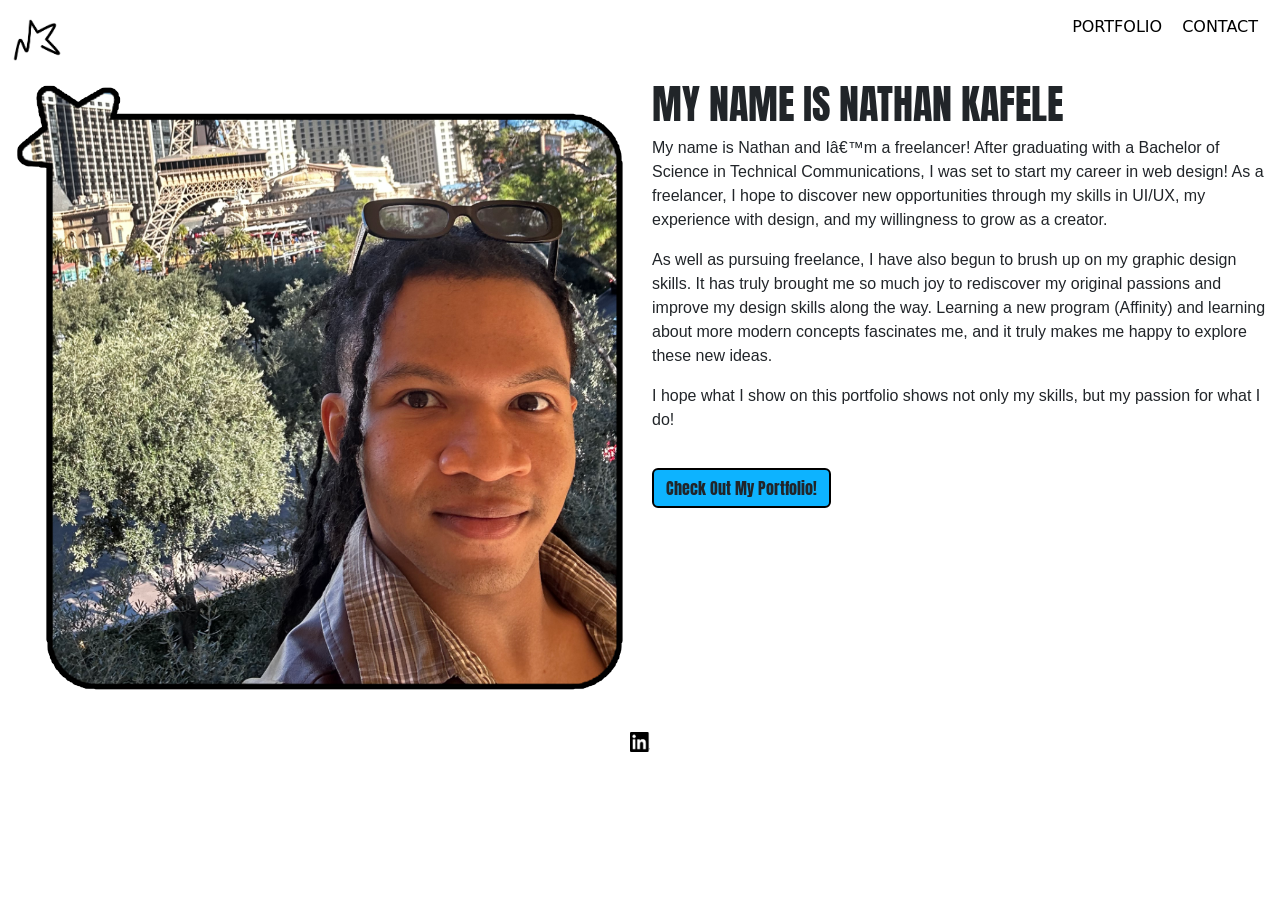
<file: index.html>
<!doctype html>
<html>
<head>
	<title>Nathan Kafele Portfolio Home Page</title>
	<link rel="stylesheet" href="port.css">
	<link rel="icon" type="image/png" sizes="48x48" href="nk-logo.png">
    <link href="https://cdn.jsdelivr.net/npm/bootstrap@5.3.8/dist/css/bootstrap.min.css" rel="stylesheet" integrity="sha384-sRIl4kxILFvY47J16cr9ZwB07vP4J8+LH7qKQnuqkuIAvNWLzeN8tE5YBujZqJLB" crossorigin="anonymous">
    <link rel="preconnect" href="https://fonts.googleapis.com">
	<link rel="preconnect" href="https://fonts.gstatic.com" crossorigin>
	<link href="https://fonts.googleapis.com/css2?family=Anton&family=Press+Start+2P&display=swap" rel="stylesheet">
	<meta name="viewport" content="width=device-width, initial-scale=1.0, user-scalable=yes">
</head>

<body>

<header class="port-header">
	<div class="container-fluid">
		<nav class="port-main-nav">
			<a href="index.html"><img class="logo" src="nk-logo.png" alt="Nathan Kafele Logo"></a>
				<ul>
					<li><a href="port-portal.html">PORTFOLIO</a></li>
					<li><a href="port-contact.html">CONTACT</a></li>
				</ul>
		</nav>
	</div>
</header>

<div class="port-hero">
	<div class="container-fluid">
		<div class="row">
			<div class="col-md col-sm">
				<img class="headshot" src="headshot1.png" alt="Nathan Kafele Headshot">
			</div>
			<div class="col-md col-sm">
				<h1>MY NAME IS <heavy>NATHAN KAFELE</heavy></h1>	
				<p>My name is Nathan and I’m a freelancer! After graduating with a Bachelor of Science in Technical Communications, I was set to start my career in web design! As a freelancer, I hope to discover new opportunities through my skills in UI/UX, my experience with design, and my willingness to grow as a creator.</p>

				<p>As well as pursuing freelance, I have also begun to brush up on my graphic design skills. It has truly brought me so much joy to rediscover my original passions and improve my design skills along the way. Learning a new program (Affinity) and learning about more modern concepts fascinates me, and it truly makes me happy to explore these new ideas.</p>

				<p>I hope what I show on this portfolio shows not only my skills, but my passion for what I do!</p>

				<div class="port-hero-button">
					<a href="port-portal.html" class="btn btn-custom">Check Out My Portfolio!</a>
				</div>
				
			</div>
		</div>
	</div>
</div>

<div class="port-footer">
	<div class="container-fluid">
		<div class="row">
			<ul>
				<li><a href="https://www.linkedin.com/in/nathan-kafele/" target="blank"><img class="linkedin-logo grow" src="InBug-Black.png"></a></li>
			</ul>
		</div>
	</div>
</div>



</body>
</file>
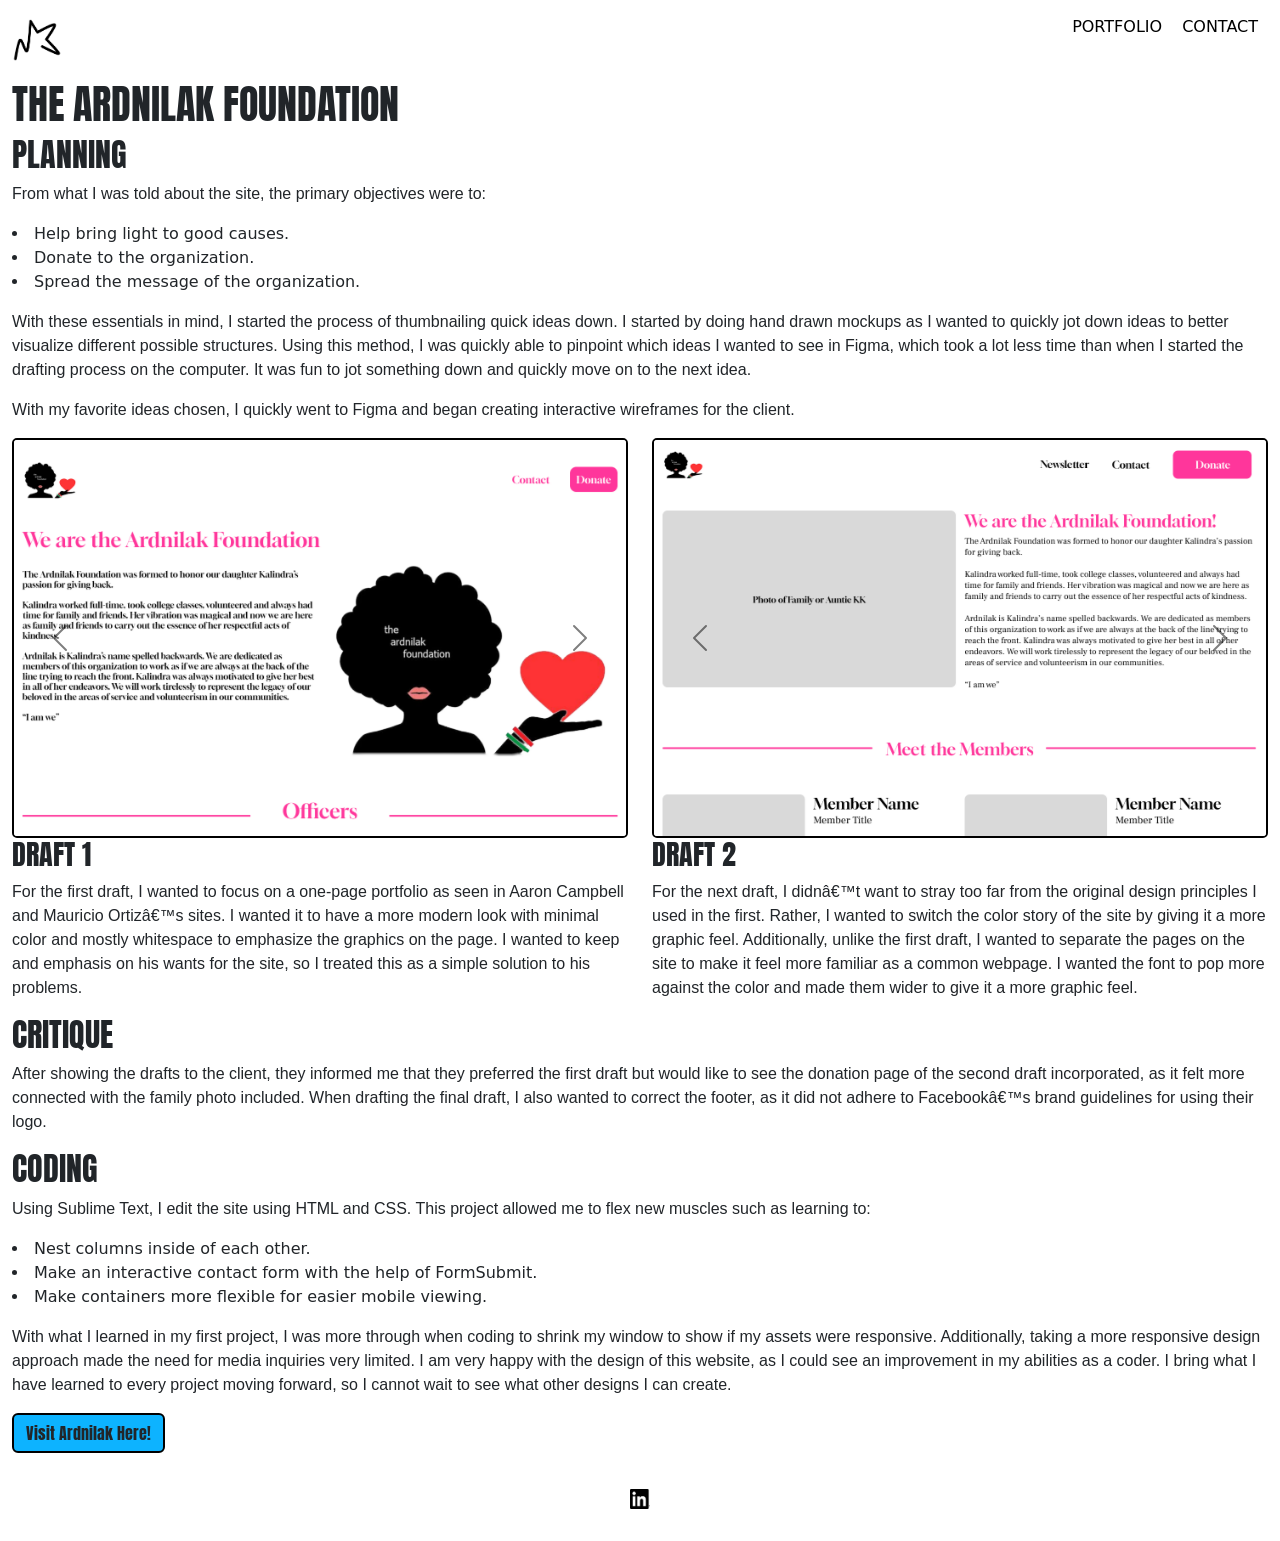
<file: ardnilak_design.html>
<!doctype html>
<html>
<head>
	<title>Nathan Kafele Ardnilak Design Page</title>
	<link rel="stylesheet" href="port.css">
	<link rel="icon" type="image/png" sizes="48x48" href="nk-logo.png">
    <link href="https://cdn.jsdelivr.net/npm/bootstrap@5.3.8/dist/css/bootstrap.min.css" rel="stylesheet" integrity="sha384-sRIl4kxILFvY47J16cr9ZwB07vP4J8+LH7qKQnuqkuIAvNWLzeN8tE5YBujZqJLB" crossorigin="anonymous">
    <script src="https://cdn.jsdelivr.net/npm/bootstrap@5.1.3/dist/js/bootstrap.bundle.min.js" integrity="sha384-ka7Sk0Gln4gmtz2MlQnikT1wXgYsOg+OMhuP+IlRH9sENBO0LRn5q+8nbTov4+1p" crossorigin="anonymous"></script>
    <link rel="preconnect" href="https://fonts.googleapis.com">
	<link rel="preconnect" href="https://fonts.gstatic.com" crossorigin>
	<link href="https://fonts.googleapis.com/css2?family=Anton&family=Press+Start+2P&display=swap" rel="stylesheet">
	<meta name="viewport" content="width=device-width, initial-scale=1.0, user-scalable=yes">
</head>

<body>

<header class="port-header">
	<div class="container-fluid">
		<nav class="port-main-nav">
			<a href="index.html"><img class="logo" src="nk-logo.png" alt="Nathan Kafele Logo"></a>
				<ul>
					<li><a href="port-portal.html">PORTFOLIO</a></li>
					<li><a href="port-contact.html">CONTACT</a></li>
				</ul>
		</nav>
	</div>
</header>

<div class="design_header">
	<div class="container-fluid">
		<div class="row">
			<h1>THE ARDNILAK FOUNDATION</h1>
		</div>
	</div>
</div>

<div class="design-info">
	<div class="container-fluid">
		<div class="row">
			<h2>PLANNING</h2>
			<p>From what I was told about the site, the primary objectives were to:</p>
			<ul>
				<li>Help bring light to good causes.</li>
				<li>Donate to the organization.</li>
				<li>Spread the message of the organization.</li>
			</ul>
			<p>With these essentials in mind, I started the process of thumbnailing quick ideas down. I started by doing hand drawn mockups as I wanted to quickly jot down ideas to better visualize different possible structures. Using this method, I was quickly able to pinpoint which ideas I wanted to see in Figma, which took a lot less time than when I started the drafting process on the computer. It was fun to jot something down and quickly move on to the next idea.</p>
			<p>With my favorite ideas chosen, I quickly went to Figma and began creating interactive wireframes for the client.</p>
		</div>
	</div>
</div>

<div class="design-works">
	<div class="container-fluid">
		<div class="row">
			<div class="col-md-6 draft">
				<div id="carousel1" class="carousel slide" data-bs-ride="carousel">
				  <div class="carousel-inner">
				    <div class="carousel-item active c-item">
				      <img src="HOME D1.png" class="d-block w-100 c-img" alt="Homepage">
				    </div>
				    <div class="carousel-item c-item">
				      <img src="DONATE D1.png" class="d-block w-100 c-img" alt="Portfolio Page">
				    </div>
				    <div class="carousel-item c-item">
				      <img src="CONTACT D1.png" class="d-block w-100 c-img" alt="Contact Page">
				    </div>
				  </div>
				  <button class="carousel-control-prev" type="button" data-bs-target="#carousel1" data-bs-slide="prev">
				    <span class="carousel-control-prev-icon" aria-hidden="true"></span>
				    <span class="visually-hidden">Previous</span>
				  </button>
				  <button class="carousel-control-next" type="button" data-bs-target="#carousel1" data-bs-slide="next">
				    <span class="carousel-control-next-icon" aria-hidden="true"></span>
				    <span class="visually-hidden">Next</span>
				  </button>
				</div>
				<h3>DRAFT 1</h3>
				<p>For the first draft, I wanted to focus on a one-page portfolio as seen in Aaron Campbell and Mauricio Ortiz’s sites. I wanted it to have a more modern look with minimal color and mostly whitespace to emphasize the graphics on the page. I wanted to keep and emphasis on his wants for the site, so I treated this as a simple solution to his problems.</p>
			</div>

			<div class="col-md-6 draft">
				<div id="carousel2" class="carousel slide" data-bs-ride="carousel">
				  <div class="carousel-inner">
				    <div class="carousel-item active c-item">
				      <img src="HOME D2.png" class="d-block w-100 c-img" alt="Homepage">
				    </div>
				    <div class="carousel-item c-item">
				      <img src="DONATE D2.png" class="d-block w-100 c-img" alt="Donate Page">
				    </div>
				    <div class="carousel-item c-item">
				      <img src="CONTACT D2.png" class="d-block w-100 c-img" alt="Contact Page">
				    </div>
				  </div>
				  <button class="carousel-control-prev" type="button" data-bs-target="#carousel2" data-bs-slide="prev">
				    <span class="carousel-control-prev-icon" aria-hidden="true"></span>
				    <span class="visually-hidden">Previous</span>
				  </button>
				  <button class="carousel-control-next" type="button" data-bs-target="#carousel2" data-bs-slide="next">
				    <span class="carousel-control-next-icon" aria-hidden="true"></span>
				    <span class="visually-hidden">Next</span>
				  </button>
				</div>
				<h3>DRAFT 2</h3>
				<p>For the next draft, I didn’t want to stray too far from the original design principles I used in the first. Rather, I wanted to switch the color story of the site by giving it a more graphic feel. Additionally, unlike the first draft, I wanted to separate the pages on the site to make it feel more familiar as a common webpage. I wanted the font to pop more against the color and made them wider to give it a more graphic feel.</p>
			</div>
		</div>
	</div>
</div>

<div class="design-info">
	<div class="container-fluid">
		<div class="row">
			<h2>CRITIQUE</h2>
			<p>After showing the drafts to the client, they informed me that they preferred the first draft but would like to see the donation page of the second draft incorporated, as it felt more connected with the family photo included. When drafting the final draft, I also wanted to correct the footer, as it did not adhere to Facebook’s brand guidelines for using their logo.</p>

			<h2>CODING</h2>
			<p>Using Sublime Text, I edit the site using HTML and CSS. This project allowed me to flex new muscles such as learning to:</p>
			<ul>
			<li>Nest columns inside of each other.</li>
			<li>Make an interactive contact form with the help of FormSubmit.</li>
			<li>Make containers more flexible for easier mobile viewing.</li>
			</ul>
			<p>With what I learned in my first project, I was more through when coding to shrink my window to show if my assets were responsive. Additionally, taking a more responsive design approach made the need for media inquiries very limited. I am very happy with the design of this website, as I could see an improvement in my abilities as a coder. I bring what I have learned to every project moving forward, so I cannot wait to see what other designs I can create.</p>

			<div class="design_button">
				<a href="https://www.ardnilakfoundation.org/" target="_blank" class="btn btn-custom">Visit Ardnilak Here!</a>
			</div>

		</div>
	</div>
</div>

<div class="port-footer">
	<div class="container-fluid">
		<div class="row">
			<ul>
				<li><a href="https://www.linkedin.com/in/nathan-kafele/" target="blank"><img class="linkedin-logo grow" src="InBug-Black.png"></a></li>
			</ul>
		</div>
	</div>
</div>



</body>
</file>
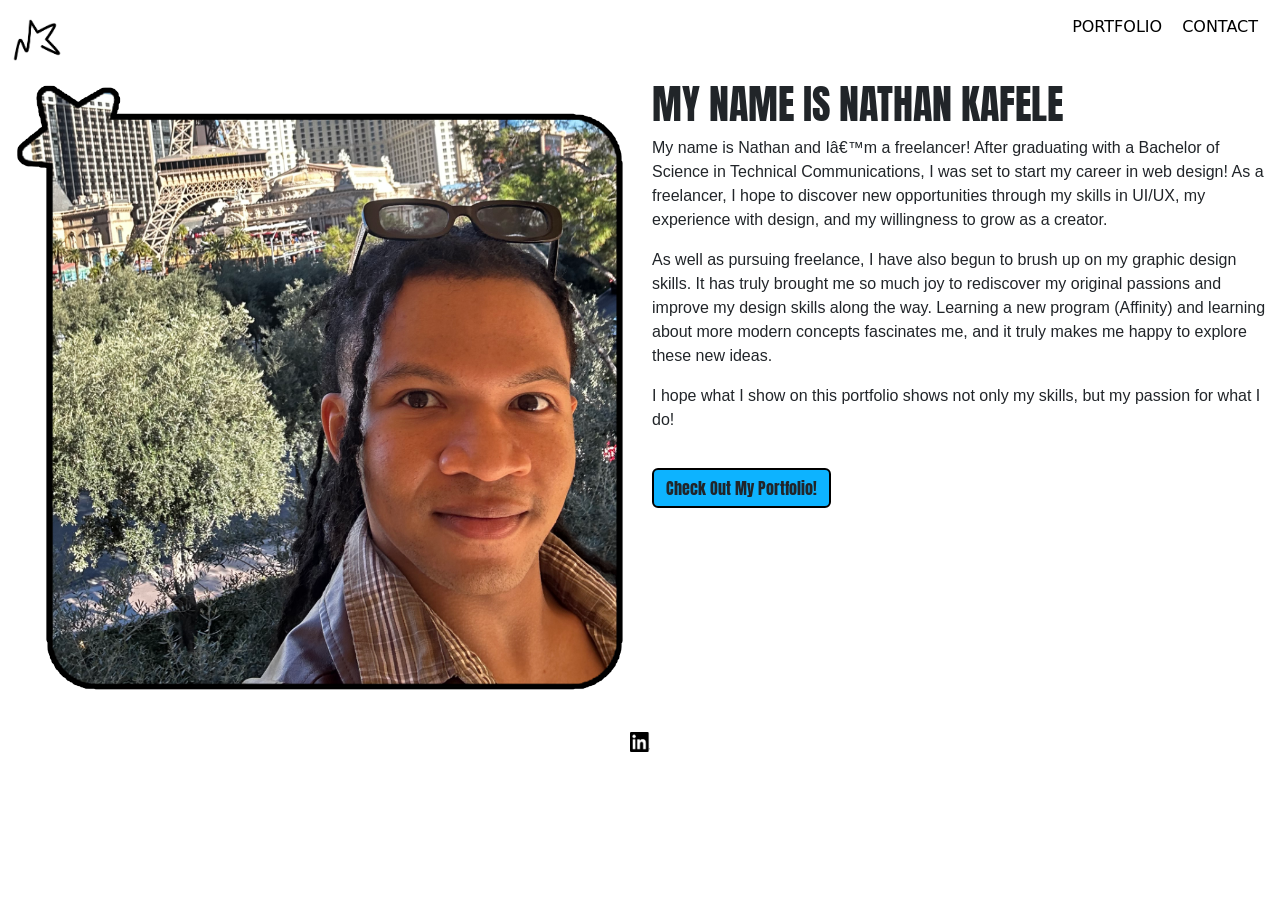
<file: port-home.html>
<!doctype html>
<html>
<head>
	<title>Nathan Kafele Portfolio Home Page</title>
	<link rel="stylesheet" href="port.css">
	<link rel="icon" type="image/png" sizes="48x48" href="nk-logo.png">
    <link href="https://cdn.jsdelivr.net/npm/bootstrap@5.3.8/dist/css/bootstrap.min.css" rel="stylesheet" integrity="sha384-sRIl4kxILFvY47J16cr9ZwB07vP4J8+LH7qKQnuqkuIAvNWLzeN8tE5YBujZqJLB" crossorigin="anonymous">
    <link rel="preconnect" href="https://fonts.googleapis.com">
	<link rel="preconnect" href="https://fonts.gstatic.com" crossorigin>
	<link href="https://fonts.googleapis.com/css2?family=Anton&family=Press+Start+2P&display=swap" rel="stylesheet">
	<meta name="viewport" content="width=device-width, initial-scale=1.0, user-scalable=yes">
</head>

<body>

<header class="port-header">
	<div class="container-fluid">
		<nav class="port-main-nav">
			<a href="port-home.html"><img class="logo" src="nk-logo.png" alt="Nathan Kafele Logo"></a>
				<ul>
					<li><a href="port-portal.html">PORTFOLIO</a></li>
					<li><a href="port-contact.html">CONTACT</a></li>
				</ul>
		</nav>
	</div>
</header>

<div class="port-hero">
	<div class="container-fluid">
		<div class="row">
			<div class="col-md col-sm">
				<img class="headshot" src="headshot1.png" alt="Nathan Kafele Headshot">
			</div>
			<div class="col-md col-sm">
				<h1>MY NAME IS <heavy>NATHAN KAFELE</heavy></h1>	
				<p>My name is Nathan and I’m a freelancer! After graduating with a Bachelor of Science in Technical Communications, I was set to start my career in web design! As a freelancer, I hope to discover new opportunities through my skills in UI/UX, my experience with design, and my willingness to grow as a creator.</p>

				<p>As well as pursuing freelance, I have also begun to brush up on my graphic design skills. It has truly brought me so much joy to rediscover my original passions and improve my design skills along the way. Learning a new program (Affinity) and learning about more modern concepts fascinates me, and it truly makes me happy to explore these new ideas.</p>

				<p>I hope what I show on this portfolio shows not only my skills, but my passion for what I do!</p>

				<div class="port-hero-button">
					<a href="port-portal.html" class="btn btn-custom">Check Out My Portfolio!</a>
				</div>
				
			</div>
		</div>
	</div>
</div>

<div class="port-footer">
	<div class="container-fluid">
		<div class="row">
			<ul>
				<li><a href="https://www.linkedin.com/in/nathan-kafele/" target="blank"><img class="linkedin-logo grow" src="InBug-Black.png"></a></li>
			</ul>
		</div>
	</div>
</div>



</body>
</file>
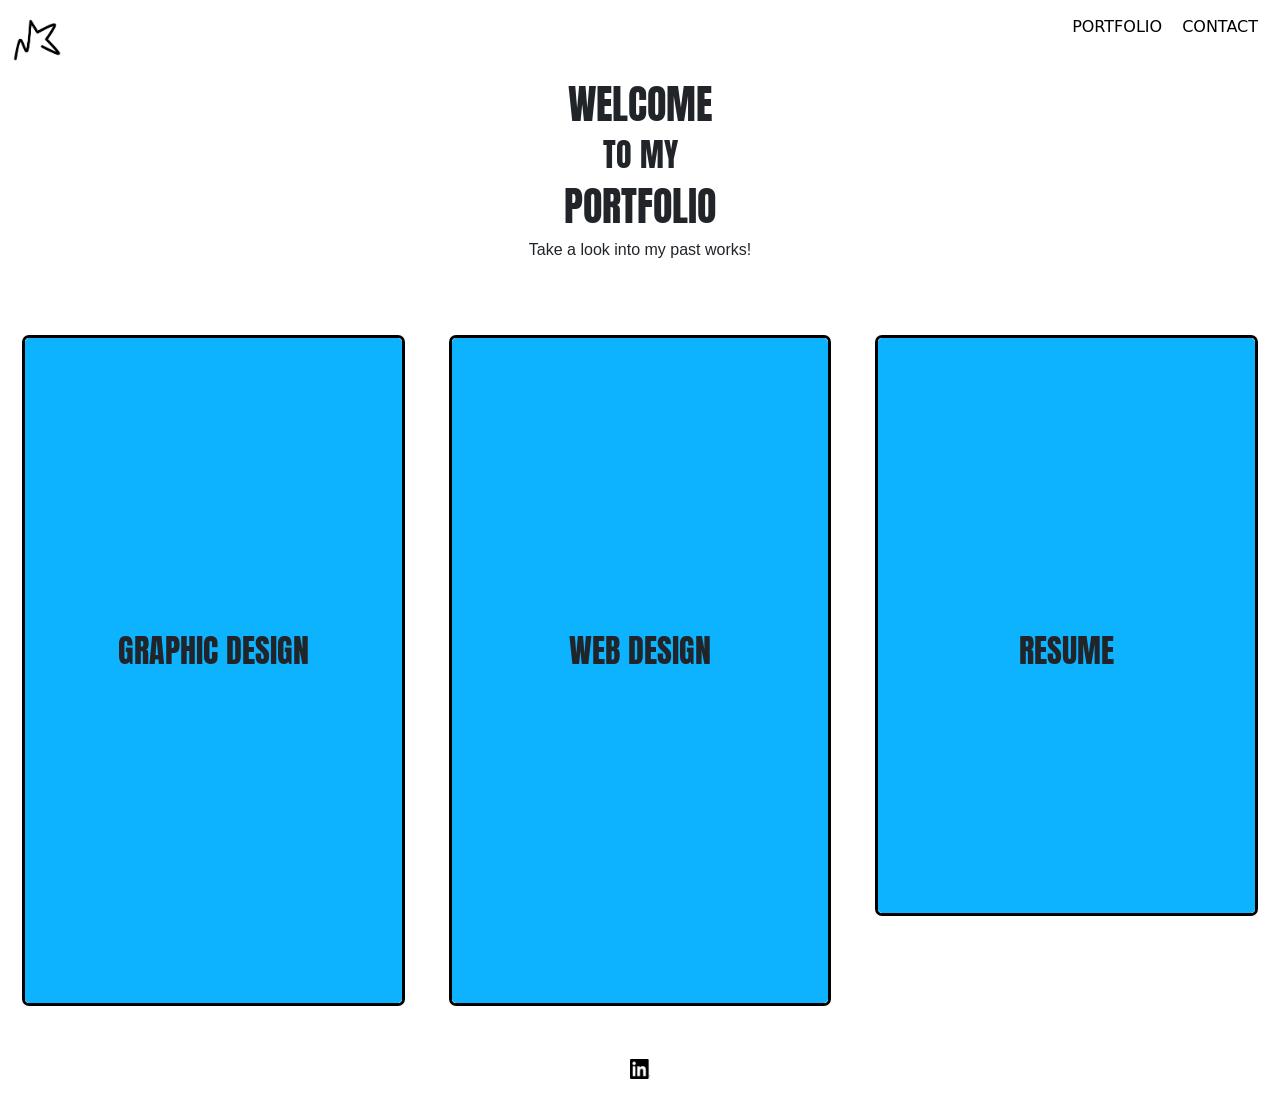
<file: port-portal.html>
<!doctype html>
<html>
<head>
	<title>Nathan Kafele Portfolio Portal Page</title>
	<link rel="stylesheet" href="port.css">
	<link rel="icon" type="image/png" sizes="48x48" href="nk-logo.png">
    <link href="https://cdn.jsdelivr.net/npm/bootstrap@5.3.8/dist/css/bootstrap.min.css" rel="stylesheet" integrity="sha384-sRIl4kxILFvY47J16cr9ZwB07vP4J8+LH7qKQnuqkuIAvNWLzeN8tE5YBujZqJLB" crossorigin="anonymous">
    <link rel="preconnect" href="https://fonts.googleapis.com">
	<link rel="preconnect" href="https://fonts.gstatic.com" crossorigin>
	<link href="https://fonts.googleapis.com/css2?family=Anton&family=Press+Start+2P&display=swap" rel="stylesheet">
	<meta name="viewport" content="width=device-width, initial-scale=1.0, user-scalable=yes">
</head>

<body>

<header class="port-header">
	<div class="container-fluid">
		<nav class="port-main-nav">
			<a href="port-home.html"><img class="logo" src="nk-logo.png" alt="Nathan Kafele Logo"></a>
				<ul>
					<li><a href="port-portal.html">PORTFOLIO</a></li>
					<li><a href="port-contact.html">CONTACT</a></li>
				</ul>
		</nav>
	</div>
</header>

<div class="port-p-hero">
	<div class="container-fluid">
		<div class="row port-p-title">
			<h1>WELCOME</h1>
			<h2>TO MY</h2>
			<h1>PORTFOLIO</h1>
			<p>Take a look into my past works!</p>
		</div>
	</div>
</div>

<div class="port-p-previews">
	<div class="container-fluid">
		<div class="row preview-row">
			<div class="col-md-4">
				<h2>GRAPHIC DESIGN</h2><div class="image-wrapper">
					<a href="port_gdesign.html"><img src="graphic_design.png" alt="Graphic Design Page" width="100%"></a>
				</div>
			</div>
			<div class="col-md-4">
				<h2>WEB DESIGN</h2><div class="image-wrapper">
					<a href="port_wdesign.html"><img src="web_design.png" alt="Web Design Page" width="100%"></a>
				</div>
			</div>
			<div class="col-md-4">
				<h2>RESUME</h2><div class="image-wrapper">
					<a href="Nathan Kafele 2026.pdf" target="blank"><img src="port-resume1.png" alt="Resume Page" width="100%"></a>
					</div>
			</div>
		</div>
	</div>
</div>

<div class="port-footer">
	<div class="container-fluid">
		<div class="row">
			<ul>
				<li><a href="https://www.linkedin.com/in/nathan-kafele/" target="blank"><img class="linkedin-logo grow" src="InBug-Black.png"></a></li>
			</ul>
		</div>
	</div>
</div>



</body>
</file>
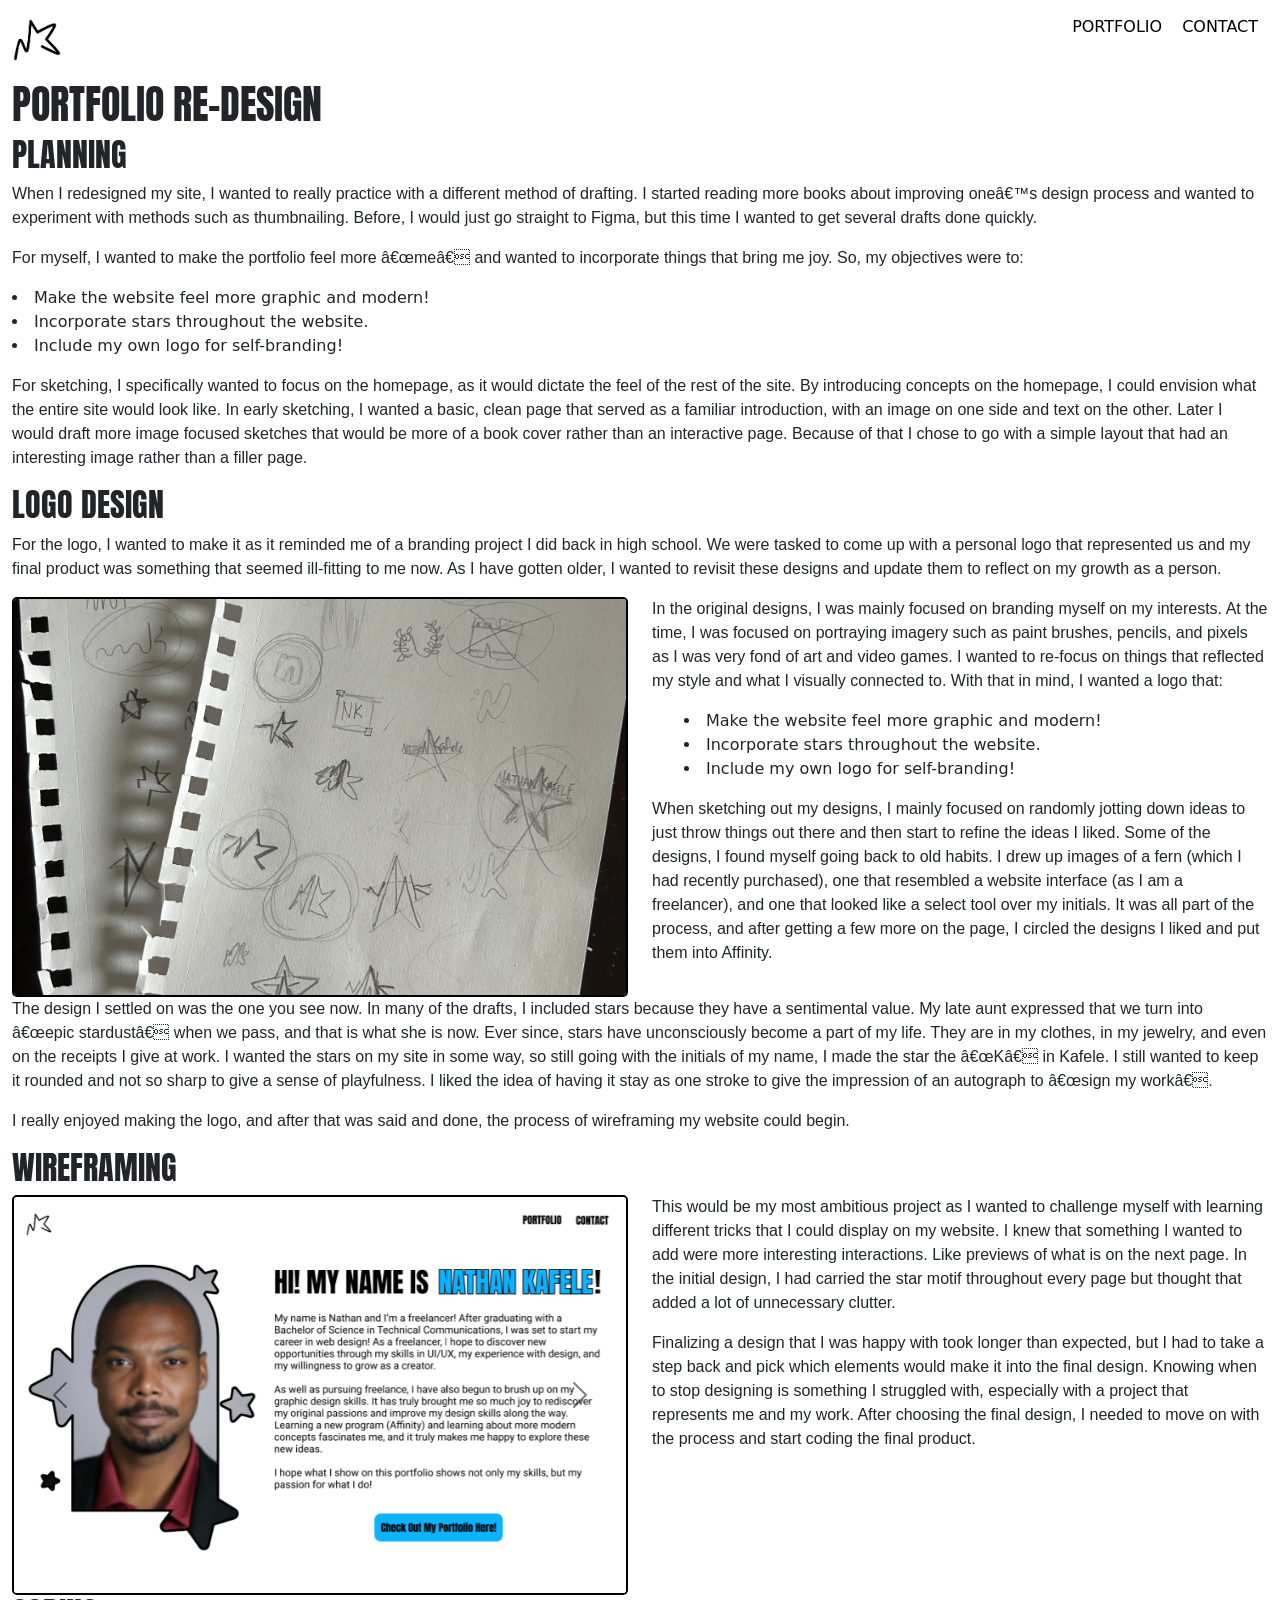
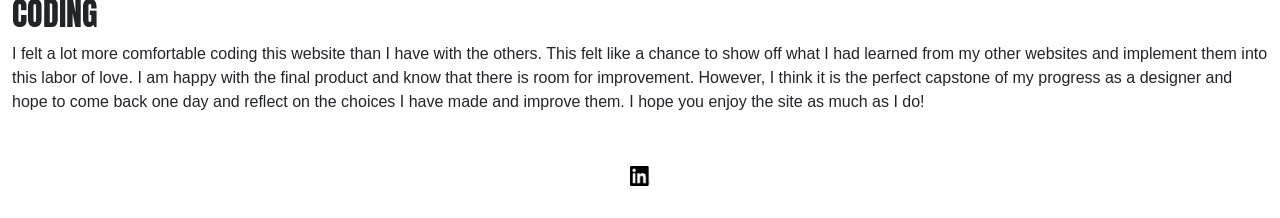
<file: port_design.html>
<!doctype html>
<html>
<head>
	<title>Nathan Portfolio Re-Design Page</title>
	<link rel="stylesheet" href="port.css">
	<link rel="icon" type="image/png" sizes="48x48" href="nk-logo.png">
    <link href="https://cdn.jsdelivr.net/npm/bootstrap@5.3.8/dist/css/bootstrap.min.css" rel="stylesheet" integrity="sha384-sRIl4kxILFvY47J16cr9ZwB07vP4J8+LH7qKQnuqkuIAvNWLzeN8tE5YBujZqJLB" crossorigin="anonymous">
    <script src="https://cdn.jsdelivr.net/npm/bootstrap@5.1.3/dist/js/bootstrap.bundle.min.js" integrity="sha384-ka7Sk0Gln4gmtz2MlQnikT1wXgYsOg+OMhuP+IlRH9sENBO0LRn5q+8nbTov4+1p" crossorigin="anonymous"></script>
    <link rel="preconnect" href="https://fonts.googleapis.com">
	<link rel="preconnect" href="https://fonts.gstatic.com" crossorigin>
	<link href="https://fonts.googleapis.com/css2?family=Anton&family=Press+Start+2P&display=swap" rel="stylesheet">
	<meta name="viewport" content="width=device-width, initial-scale=1.0, user-scalable=yes">
</head>

<body>

<header class="port-header">
	<div class="container-fluid">
		<nav class="port-main-nav">
			<a href="index.html"><img class="logo" src="nk-logo.png" alt="Nathan Kafele Logo"></a>
				<ul>
					<li><a href="port-portal.html">PORTFOLIO</a></li>
					<li><a href="port-contact.html">CONTACT</a></li>
				</ul>
		</nav>
	</div>
</header>

<div class="design_header">
	<div class="container-fluid">
		<div class="row">
			<h1>PORTFOLIO RE-DESIGN</h1>
		</div>
	</div>
</div>

<div class="design-info">
	<div class="container-fluid">
		<div class="row">
			<h2>PLANNING</h2>
			<p>When I redesigned my site, I wanted to really practice with a different method of drafting. I started reading more books about improving one’s design process and wanted to experiment with methods such as thumbnailing. Before, I would just go straight to Figma, but this time I wanted to get several drafts done quickly.</p>
			<p>For myself, I wanted to make the portfolio feel more “me” and wanted to incorporate things that bring me joy. So, my objectives were to:</p>
			<ul>
				<li>Make the website feel more graphic and modern!</li>
				<li>Incorporate stars throughout the website.</li>
				<li>Include my own logo for self-branding!</li>
			</ul>
			<p>For sketching, I specifically wanted to focus on the homepage, as it would dictate the feel of the rest of the site. By introducing concepts on the homepage, I could envision what the entire site would look like. In early sketching, I wanted a basic, clean page that served as a familiar introduction, with an image on one side and text on the other. Later I would draft more image focused sketches that would be more of a book cover rather than an interactive page. Because of that I chose to go with a simple layout that had an interesting image rather than a filler page.</p>

			<h2>LOGO DESIGN</h2>
			<p>For the logo, I wanted to make it as it reminded me of a branding project I did back in high school. We were tasked to come up with a personal logo that represented us and my final product was something that seemed ill-fitting to me now. As I have gotten older, I wanted to revisit these designs and update them to reflect on my growth as a person.</p>
			<div class="col-md-6">
				<img src="logo_sketch.jpeg" class="sketch">
			</div>
			<div class="col-md-6">
			<p>In the original designs, I was mainly focused on branding myself on my interests. At the time, I was focused on portraying imagery such as paint brushes, pencils, and pixels as I was very fond of art and video games. I wanted to re-focus on things that reflected my style and what I visually connected to. With that in mind, I wanted a logo that:</p>
			<ul>
				<li>Make the website feel more graphic and modern!</li>
				<li>Incorporate stars throughout the website.</li>
				<li>Include my own logo for self-branding!</li>
			</ul>
			<p>When sketching out my designs, I mainly focused on randomly jotting down ideas to just throw things out there and then start to refine the ideas I liked. Some of the designs, I found myself going back to old habits. I drew up images of a fern (which I had recently purchased), one that resembled a website interface (as I am a freelancer), and one that looked like a select tool over my initials. It was all part of the process, and after getting a few more on the page, I circled the designs I liked and put them into Affinity.</p>
			</div>
			<p>The design I settled on was the one you see now. In many of the drafts, I included stars because they have a sentimental value. My late aunt expressed that we turn into “epic stardust” when we pass, and that is what she is now. Ever since, stars have unconsciously become a part of my life. They are in my clothes, in my jewelry, and even on the receipts I give at work. I wanted the stars on my site in some way, so still going with the initials of my name, I made the star the “K” in Kafele. I still wanted to keep it rounded and not so sharp to give a sense of playfulness. I liked the idea of having it stay as one stroke to give the impression of an autograph to “sign my work”.</p>
			<p>I really enjoyed making the logo, and after that was said and done, the process of wireframing my website could begin.</p>

			<h2>WIREFRAMING</h2>
			<div class="col-md-6 draft">
				<div id="carousel2" class="carousel slide" data-bs-ride="carousel">
				  <div class="carousel-inner">
				    <div class="carousel-item active c-item">
				      <img src="HOME.png" class="d-block w-100 c-img" alt="Homepage">
				    </div>
				    <div class="carousel-item c-item">
				      <img src="PORTFOLIO HOME PAGE.png" class="d-block w-100 c-img" alt="Portal Page">
				    </div>
				    <div class="carousel-item c-item">
				      <img src="CONTACT.png" class="d-block w-100 c-img" alt="Contact Page">
				    </div>
				    <div class="carousel-item c-item">
				      <img src="WEB DESIGN.png" class="d-block w-100 c-img" alt="Contact Page">
				    </div>
				    <div class="carousel-item c-item">
				      <img src="VA PORTFOLIO.png" class="d-block w-100 c-img" alt="Contact Page">
				    </div>
				    <div class="carousel-item c-item">
				      <img src="ARDNILAK FOUNDATION.png" class="d-block w-100 c-img" alt="Contact Page">
				    </div>
				    <div class="carousel-item c-item">
				      <img src="PORTFOLIO REDESIGN.png" class="d-block w-100 c-img" alt="Contact Page">
				    </div>
				    <div class="carousel-item c-item">
				      <img src="GRAPHIC DESIGN.png" class="d-block w-100 c-img" alt="Contact Page">
				    </div>
				    <div class="carousel-item c-item">
				      <img src="PAINT SERIES.png" class="d-block w-100 c-img" alt="Contact Page">
				    </div>
				    <div class="carousel-item c-item">
				      <img src="COLOR GRADING.png" class="d-block w-100 c-img" alt="Contact Page">
				    </div>
				    <div class="carousel-item c-item">
				      <img src="RESUME.png" class="d-block w-100 c-img" alt="Contact Page">
				    </div>
				  </div>
				  <button class="carousel-control-prev" type="button" data-bs-target="#carousel2" data-bs-slide="prev">
				    <span class="carousel-control-prev-icon" aria-hidden="true"></span>
				    <span class="visually-hidden">Previous</span>
				  </button>
				  <button class="carousel-control-next" type="button" data-bs-target="#carousel2" data-bs-slide="next">
				    <span class="carousel-control-next-icon" aria-hidden="true"></span>
				    <span class="visually-hidden">Next</span>
				  </button>
				</div>
			</div>
			<div class="col-md-6">
			<p>This would be my most ambitious project as I wanted to challenge myself with learning different tricks that I could display on my website. I knew that something I wanted to add were more interesting interactions. Like previews of what is on the next page. In the initial design, I had carried the star motif throughout every page but thought that added a lot of unnecessary clutter.</p>
			<p>Finalizing a design that I was happy with took longer than expected, but I had to take a step back and pick which elements would make it into the final design. Knowing when to stop designing is something I struggled with, especially with a project that represents me and my work. After choosing the final design, I needed to move on with the process and start coding the final product.</p>
			</div>

			<h2>CODING</h2>
			<p>I felt a lot more comfortable coding this website than I have with the others. This felt like a chance to show off what I had learned from my other websites and implement them into this labor of love. I am happy with the final product and know that there is room for improvement. However, I think it is the perfect capstone of my progress as a designer and hope to come back one day and reflect on the choices I have made and improve them. I hope you enjoy the site as much as I do!</p>

		</div>
	</div>
</div>

<div class="port-footer">
	<div class="container-fluid">
		<div class="row">
			<ul>
				<li><a href="https://www.linkedin.com/in/nathan-kafele/" target="blank"><img class="linkedin-logo grow" src="InBug-Black.png"></a></li>
			</ul>
		</div>
	</div>
</div>

</body>
</file>
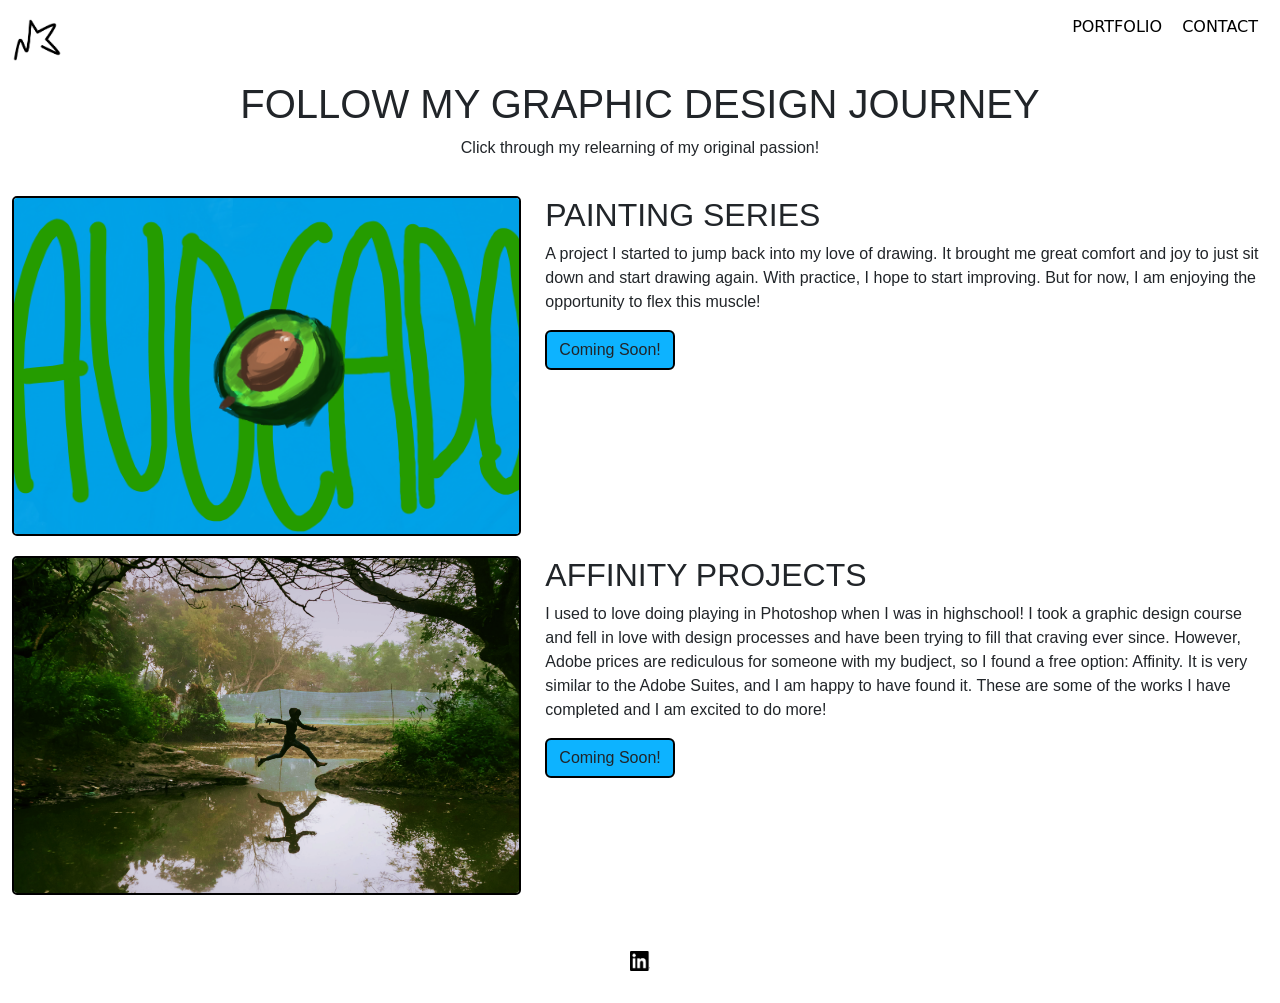
<file: port_gdesign.html>
<!doctype html>
<html>
<head>
	<title>Nathan Kafele Graphic Design Page</title>
	<link rel="stylesheet" href="port.css">
	<link rel="icon" type="image/png" sizes="48x48" href="nk-logo.png">
    <link href="https://cdn.jsdelivr.net/npm/bootstrap@5.3.8/dist/css/bootstrap.min.css" rel="stylesheet" integrity="sha384-sRIl4kxILFvY47J16cr9ZwB07vP4J8+LH7qKQnuqkuIAvNWLzeN8tE5YBujZqJLB" crossorigin="anonymous">
	<meta name="viewport" content="width=device-width, initial-scale=1.0, user-scalable=yes">
</head>

<body>

<header class="port-header">
	<div class="container-fluid">
		<nav class="port-main-nav">
			<a href="index.html"><img class="logo" src="nk-logo.png" alt="Nathan Kafele Logo"></a>
				<ul>
					<li><a href="port-portal.html">PORTFOLIO</a></li>
					<li><a href="port-contact.html">CONTACT</a></li>
				</ul>
		</nav>
	</div>
</header>

<div class="design-hero">
	<div class="container-fluid">
		<div class="row design-title">
			<h1>FOLLOW MY GRAPHIC DESIGN JOURNEY</h1>
			<p>Click through my relearning of my original passion!</p>
		</div>
	</div>
</div>

<div class="design-portals">
	<div class="container-fluid">
		<div class="row">
				<div class="col-md-5">
					<img src="avocado.png">
				</div> 
				<div class="col-md-7">
					<h2>PAINTING SERIES</h2>
					<p>A project I started to jump back into my love of drawing. It brought me great comfort and joy to just sit down and start drawing again. With practice, I hope to start improving. But for now, I am enjoying the opportunity to flex this muscle!</p>
					<div class="design_button">
					<div class="btn btn-custom">Coming Soon!</a></div>
					</div>
				</div>

				<div class="col-md-5">
					<img src="cg_proj.png" class="imgcrop">
				</div>
				<div class="col-md-7">
					<h2>AFFINITY PROJECTS</h2>
					<p>I used to love doing playing in Photoshop when I was in highschool! I took a graphic design course and fell in love with design processes and have been trying to fill that craving ever since. However, Adobe prices are rediculous for someone with my budject, so I found a free option: Affinity. It is very similar to the Adobe Suites, and I am happy to have found it. These are some of the works I have completed and I am excited to do more!</p>

					<div class="design_button">
						<div class="btn btn-custom">Coming Soon!</a></div>
					</div>
				</div>
		</div><!--row end-->
	</div><!--fluid container end-->
</div><!--portal end-->

<div class="port-footer">
	<div class="container-fluid">
		<div class="row">
			<ul>
				<li><a href="https://www.linkedin.com/in/nathan-kafele/" target="blank"><img class="linkedin-logo grow" src="InBug-Black.png"></a></li>
			</ul>
		</div>
	</div>
</div>



</body>
</file>
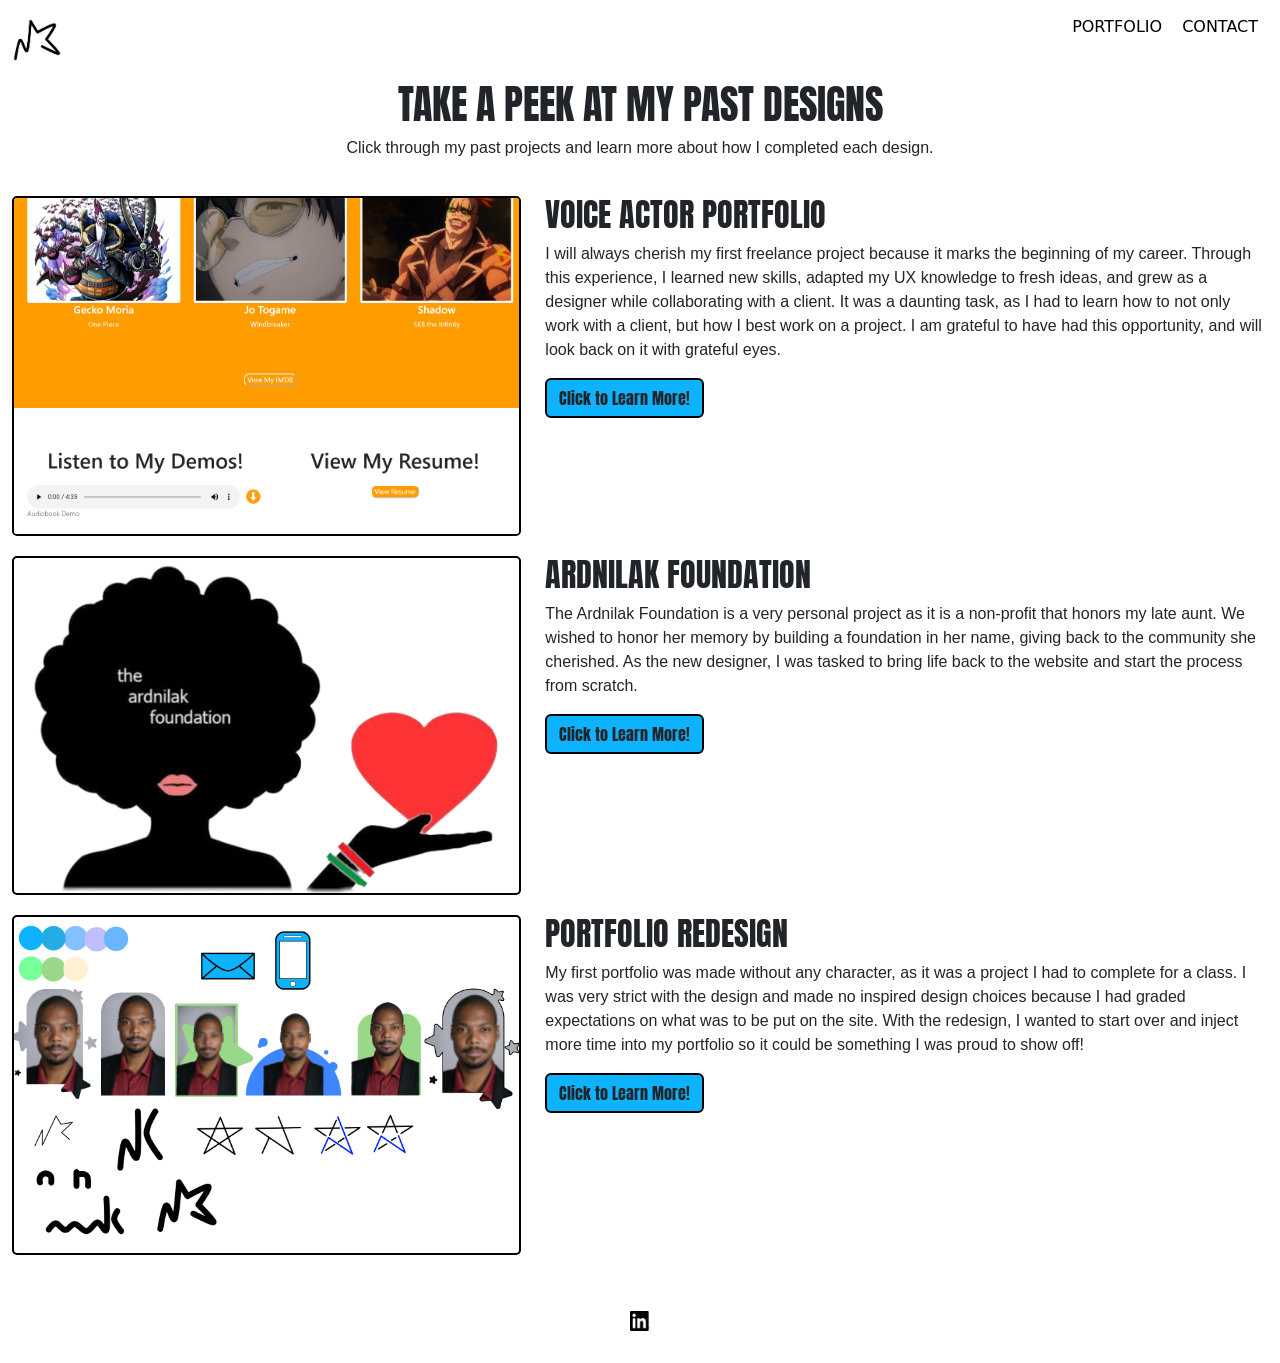
<file: port_wdesign.html>
<!doctype html>
<html>
<head>
	<title>Nathan Kafele Web Design Page</title>
	<link rel="stylesheet" href="port.css">
	<link rel="icon" type="image/png" sizes="48x48" href="nk-logo.png">
    <link href="https://cdn.jsdelivr.net/npm/bootstrap@5.3.8/dist/css/bootstrap.min.css" rel="stylesheet" integrity="sha384-sRIl4kxILFvY47J16cr9ZwB07vP4J8+LH7qKQnuqkuIAvNWLzeN8tE5YBujZqJLB" crossorigin="anonymous">
    <link rel="preconnect" href="https://fonts.googleapis.com">
	<link rel="preconnect" href="https://fonts.gstatic.com" crossorigin>
	<link href="https://fonts.googleapis.com/css2?family=Anton&family=Press+Start+2P&display=swap" rel="stylesheet">
	<meta name="viewport" content="width=device-width, initial-scale=1.0, user-scalable=yes">
</head>

<body>

<header class="port-header">
	<div class="container-fluid">
		<nav class="port-main-nav">
			<a href="index.html"><img class="logo" src="nk-logo.png" alt="Nathan Kafele Logo"></a>
				<ul>
					<li><a href="port-portal.html">PORTFOLIO</a></li>
					<li><a href="port-contact.html">CONTACT</a></li>
				</ul>
		</nav>
	</div>
</header>

<div class="design-hero">
	<div class="container-fluid">
		<div class="row design-title">
			<h1>TAKE A PEEK AT MY PAST DESIGNS</h1>
			<p>Click through my past projects and learn more about how I completed each design.</p>
		</div>
	</div>
</div>

<div class="design-portals">
	<div class="container-fluid">
		<div class="row">
				<div class="col-md-5">
					<img src="va_port.png">
				</div> 
				<div class="col-md-7">
					<h2>VOICE ACTOR PORTFOLIO</h2>
					<p>I will always cherish my first freelance project because it marks the beginning of my career. Through this experience, I learned new skills, adapted my UX knowledge to fresh ideas, and grew as a designer while collaborating with a client. It was a daunting task, as I had to learn how to not only work with a client, but how I best work on a project. I am grateful to have had this opportunity, and will look back on it with grateful eyes.</p>
					<div class="design_button">
					<a href="va_design.html" class="btn btn-custom">Click to Learn More!</a>
					</div>
				</div>

				<div class="col-md-5">
					<img src="ardnilak_logo.png">
				</div>
				<div class="col-md-7">
					<h2>ARDNILAK FOUNDATION</h2>
					<p>The Ardnilak Foundation is a very personal project as it is a non-profit that honors my late aunt. We wished to honor her memory by building a foundation in her name, giving back to the community she cherished. As the new designer, I was tasked to bring life back to the website and start the process from scratch.</p>

					<div class="design_button">
						<a href="ardnilak_design.html" class="btn btn-custom">Click to Learn More!</a>
					</div>
				</div>

			<div class="col-md-5">
				<img src="portfolio_design.png">
			</div>
			<div class="col-md-7">
				<h2>PORTFOLIO REDESIGN</h2>
				<p>My first portfolio was made without any character, as it was a project I had to complete for a class. I was very strict with the design and made no inspired design choices because I had graded expectations on what was to be put on the site. With the redesign, I wanted to start over and inject more time into my portfolio so it could be something I was proud to show off!</p>
				<div class="design_button">
					<a href="port_design.html" class="btn btn-custom">Click to Learn More!</a>
				</div>
			</div>
		</div><!--row end-->
	</div><!--fluid container end-->
</div><!--portal end-->

<div class="port-footer">
	<div class="container-fluid">
		<div class="row">
			<ul>
				<li><a href="https://www.linkedin.com/in/nathan-kafele/" target="blank"><img class="linkedin-logo grow" src="InBug-Black.png"></a></li>
			</ul>
		</div>
	</div>
</div>



</body>
</file>
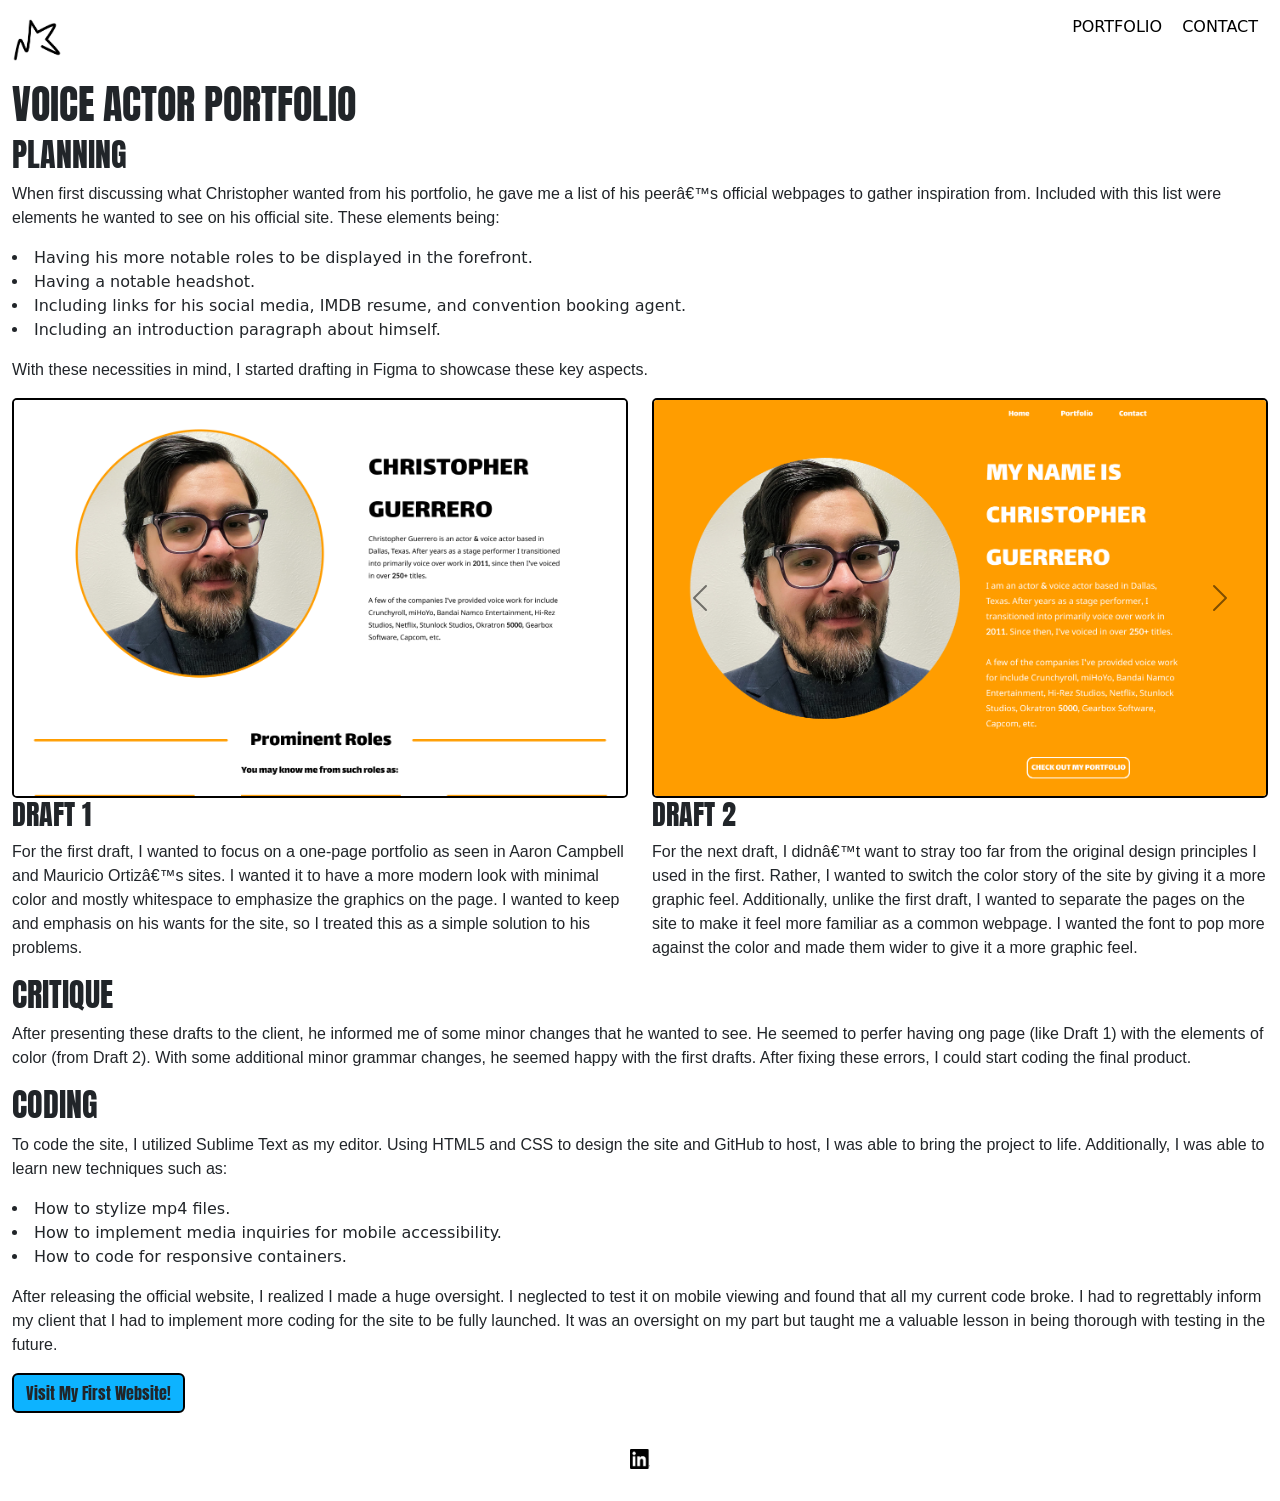
<file: va_design.html>
<!doctype html>
<html>
<head>
	<title>Nathan Kafele Voice Actor Portfolio Design Page</title>
	<link rel="stylesheet" href="port.css">
	<link rel="icon" type="image/png" sizes="48x48" href="nk-logo.png">
    <link href="https://cdn.jsdelivr.net/npm/bootstrap@5.3.8/dist/css/bootstrap.min.css" rel="stylesheet" integrity="sha384-sRIl4kxILFvY47J16cr9ZwB07vP4J8+LH7qKQnuqkuIAvNWLzeN8tE5YBujZqJLB" crossorigin="anonymous">
    <script src="https://cdn.jsdelivr.net/npm/bootstrap@5.1.3/dist/js/bootstrap.bundle.min.js" integrity="sha384-ka7Sk0Gln4gmtz2MlQnikT1wXgYsOg+OMhuP+IlRH9sENBO0LRn5q+8nbTov4+1p" crossorigin="anonymous"></script>
    <link rel="preconnect" href="https://fonts.googleapis.com">
	<link rel="preconnect" href="https://fonts.gstatic.com" crossorigin>
	<link href="https://fonts.googleapis.com/css2?family=Anton&family=Press+Start+2P&display=swap" rel="stylesheet">
	<meta name="viewport" content="width=device-width, initial-scale=1.0, user-scalable=yes">
</head>

<body>

<header class="port-header">
	<div class="container-fluid">
		<nav class="port-main-nav">
			<a href="index.html"><img class="logo" src="nk-logo.png" alt="Nathan Kafele Logo"></a>
				<ul>
					<li><a href="port-portal.html">PORTFOLIO</a></li>
					<li><a href="port-contact.html">CONTACT</a></li>
				</ul>
		</nav>
	</div>
</header>

<div class="va_header">
	<div class="container-fluid">
		<div class="row">
			<h1>VOICE ACTOR PORTFOLIO</h1>
		</div>
	</div>
</div>

<div class="design-info">
	<div class="container-fluid">
		<div class="row">
			<h2>PLANNING</h2>
			<p>When first discussing what Christopher wanted from his portfolio, he gave me a list of his peer’s official webpages to gather inspiration from. Included with this list were elements he wanted to see on his official site. These elements being:</p>
			<ul>
				<li>Having his more notable roles to be displayed in the forefront.</li>
				<li>Having a notable headshot.</li>
				<li>Including links for his social media, IMDB resume, and convention booking agent.</li>
				<li>Including an introduction paragraph about himself.</li>
			</ul>
			<p>With these necessities in mind, I started drafting in Figma to showcase these key aspects.</p>
		</div>
	</div>
</div>

<div class="design-works">
	<div class="container-fluid">
		<div class="row">
			<div class="col-md-6 draft">
				<div class="overflow">
				<img src="Chris Website.png">
				</div>
				<h3>DRAFT 1</h3>
				<p>For the first draft, I wanted to focus on a one-page portfolio as seen in Aaron Campbell and Mauricio Ortiz’s sites. I wanted it to have a more modern look with minimal color and mostly whitespace to emphasize the graphics on the page. I wanted to keep and emphasis on his wants for the site, so I treated this as a simple solution to his problems.</p>
			</div>

			<div class="col-md-6 draft">
				<div id="carouselExampleControls" class="carousel slide" data-bs-ride="carousel">
				  <div class="carousel-inner">
				    <div class="carousel-item active c-item">
				      <img src="Group 1.png" class="d-block w-100 c-img" alt="Homepage">
				    </div>
				    <div class="carousel-item c-item">
				      <img src="Group 2.png" class="d-block w-100 c-img" alt="Portfolio Page">
				    </div>
				    <div class="carousel-item c-item">
				      <img src="Group 3.png" class="d-block w-100 c-img" alt="Contact Page">
				    </div>
				  </div>
				  <button class="carousel-control-prev" type="button" data-bs-target="#carouselExampleControls" data-bs-slide="prev">
				    <span class="carousel-control-prev-icon" aria-hidden="true"></span>
				    <span class="visually-hidden">Previous</span>
				  </button>
				  <button class="carousel-control-next" type="button" data-bs-target="#carouselExampleControls" data-bs-slide="next">
				    <span class="carousel-control-next-icon" aria-hidden="true"></span>
				    <span class="visually-hidden">Next</span>
				  </button>
				</div>
				<h3>DRAFT 2</h3>
				<p>For the next draft, I didn’t want to stray too far from the original design principles I used in the first. Rather, I wanted to switch the color story of the site by giving it a more graphic feel. Additionally, unlike the first draft, I wanted to separate the pages on the site to make it feel more familiar as a common webpage. I wanted the font to pop more against the color and made them wider to give it a more graphic feel.</p>
			</div>
		</div>
	</div>
</div>

<div class="design-info">
	<div class="container-fluid">
		<div class="row">
			<h2>CRITIQUE</h2>
			<p>After presenting these drafts to the client, he informed me of some minor changes that he wanted to see. He seemed to perfer having ong page (like Draft 1) with the elements of color (from Draft 2). With some additional minor grammar changes, he seemed happy with the first drafts. After fixing these errors, I could start coding the final product.</p>

			<h2>CODING</h2>
			<p>To code the site, I utilized Sublime Text as my editor. Using HTML5 and CSS to design the site and GitHub to host, I was able to bring the project to life. Additionally, I was able to learn new techniques such as:</p>
			<ul>
			<li>How to stylize mp4 files.</li>
			<li>How to implement media inquiries for mobile accessibility.</li>
			<li>How to code for responsive containers.</li>
			</ul>
			<p>After releasing the official website, I realized I made a huge oversight. I neglected to test it on mobile viewing and found that all my current code broke. I had to regrettably inform my client that I had to implement more coding for the site to be fully launched. It was an oversight on my part but taught me a valuable lesson in being thorough with testing in the future.</p>

			<div class="design_button">
				<a href="https://chrisguerrerovo.com/" target="_blank" class="btn btn-custom">Visit My First Website!</a>
			</div>

		</div>
	</div>
</div>

<div class="port-footer">
	<div class="container-fluid">
		<div class="row">
			<ul>
				<li><a href="https://www.linkedin.com/in/nathan-kafele/" target="blank"><img class="linkedin-logo grow" src="InBug-Black.png"></a></li>
			</ul>
		</div>
	</div>
</div>



</body>
</file>
<file: port.css>
p{
	font-size: 16px;
	font-family: "Roboto", sans-serif;
}


h1{
	font-family: "Anton", sans-serif;
}

h2{
	font-family: "Anton", sans-serif;
}

h3{
	font-family: "Anton", sans-serif;
}

@media(max-width: 767px) {


	.image-wrapper, .image-wrapper img{
		width: 100%;
		display: block;
		max-height: 200px;
		overflow: hidden;
	}

	.col-md-4{
		margin-left: -10px;
	}

	.image-wrapper h2{
		display: flex;
		justify-content: center;
		align-items: center;
	}

}

/*HEADER CSS***/
.port-main-nav img{
	height:50px;
	max-width:100%;
	float: left;
}

.port-main-nav ul{
	display: flex;
	float: right;
	list-style: none;
}

header.port-header{
	display: flex;
	justify-content: space-between;
	align-items: center;
	margin: 15px 0;

}

header a{
	margin: 0 10px;
	text-decoration: none;
	color: black;
}

header a:hover{
	text-decoration: underline;
}

/******/
/*HOMEPAGE CSS***/

.headshot{
height: auto;
width: 100%;
display: block;
margin: auto;
}

.btn-custom a{
	display: flex;
	justify-content: center;
}

.btn-custom{
	background-color: #0DB3FF !important;
	transform: color 0.2s ease!important;
	text-decoration: none;
	border: 2px solid black !important;

}

.btn-custom:hover{
	background-color: white !important;
	border: 2px solid #0DB3FF!important;
}

.port-hero-button{
	padding: 20px 0px;
	font-family: "Anton", sans-serif;
}

/*FOOTER CSS***/

.port-footer{
	padding-top: 20px;
}

.port-footer img{
	height: 20px;
	width: 20px;
	margin: 16px;
	display: flex;
}

.grow{
	transition: transform 0.2s ease-in-out;
}

.grow:hover{
	transform: scale(1.2);
	cursor: pointer;
}

.port-footer ul{
	list-style: none;
	align-items: center;
	display: flex;
	justify-content: center;
}
/******/
/*PORTFOLIO PORTAL PAGE*/

.port-p-hero h1, .port-p-hero h2, .port-p-hero p{
	display: grid;
	place-items: center;
}


.preview-row{
	display: flex;
}

.image-wrapper {
	flex: 1;
	position: relative;
	display: inline-block;
	margin: 10px;
	border: 3px solid black;
	border-radius: 7px;
}

.image-wrapper::after{
	content: "";
	position: absolute;
	top: 0;
	left: 0;
	width: 100%;
	height: 100%;
	background-color: rgba(13, 179, 255, 1.0);
	pointer-events: none;
	opacity: 1;
	transition: opacity 0.3s;
	border-radius: 5px;
}

.image-wrapper:hover::after{
	opacity: 0.5;
}

.port-p-previews img{
	width: 100%;
	display: block;
	object-fit: cover;
	border-radius: 5px;
	border: #0DB3FF solid 3px;
}


.col-md-4 h2{
	position: relative;
	display: flex;
	justify-content: center;
	align-items: center;
	top: 50%;
 	left: 50%;
  	transform: translate(-50%, -50%);
  	z-index: 2;
}

/*WDESIGN PAGE*/

.design-hero h1, .design-hero p{
	display: flex;
	justify-content: center;
}

.design-hero{
	margin-bottom: 20px;
}

.design-portals h2{
	justify-content: left;
}

.design-portals img{
	max-inline-size: 100%;
	height: auto;
	object-fit: cover;
	display: block;
	justify-content: center;
	border: 2px solid black;
	border-radius: 5px;
	object-position: center;
	aspect-ratio: 3/2;
}

.design_button{
	font-family: "Anton", sans-serif;
}

.col-md-5{
	margin-bottom: 20px;
}

.col-md-7{
	margin-bottom: 40px;
}

/*DESIGN PAGES*/

.design-info ul{
	list-style-position: inside;
	padding-left: 10;
}

.carousel{
	width: 100%;
	height: 400px;
	display: block;
	justify-content: center;
	border: 2px solid black;
	border-radius: 5px;
	object-position: center;
	overflow: auto;
}

.c-img{
	height: 100%;
	object-fit: cover;
}

.draft img{
	width: 100%;
	height: auto;
	display: block;
	justify-content: center;
	object-position: center;
}

.overflow{
	width:100%;
	height: 400px;
	overflow-y: auto;
	border: 2px solid black;
	border-radius: 5px;
}

.carousel-control-next-icon, .carousel-control-prev-icon{
	filter: invert(100%);
}

.sketch{
	height: 400px;
	width: 100%;
	object-fit: cover;
	border: 2px solid black;
	border-radius: 5px;
}

/*CONTACT PAGE*/
.contact-info ul{
	list-style: none;
	align-items: center;
	gap: 20px;
}

.email, .linkedin{
	height: 50px;
	display: block;
	margin-left: auto;
	margin-right: auto;
	margin-top: 30px;
	margin-bottom: 20px;
}

.phone{
	height: 75px;
	display: block;
	margin-left: auto;
	margin-right: auto;
	margin-top: 20px;
	margin-bottom: 20px;
}

.contact-header h1, .contact-header p{
	display: flex;
	align-items: center;
	justify-content: center;
}

.contact-info h3{
	display: flex;
	align-items: center;
	justify-content: center;
}

.contact-info a{
	color: black;
}
</file>
